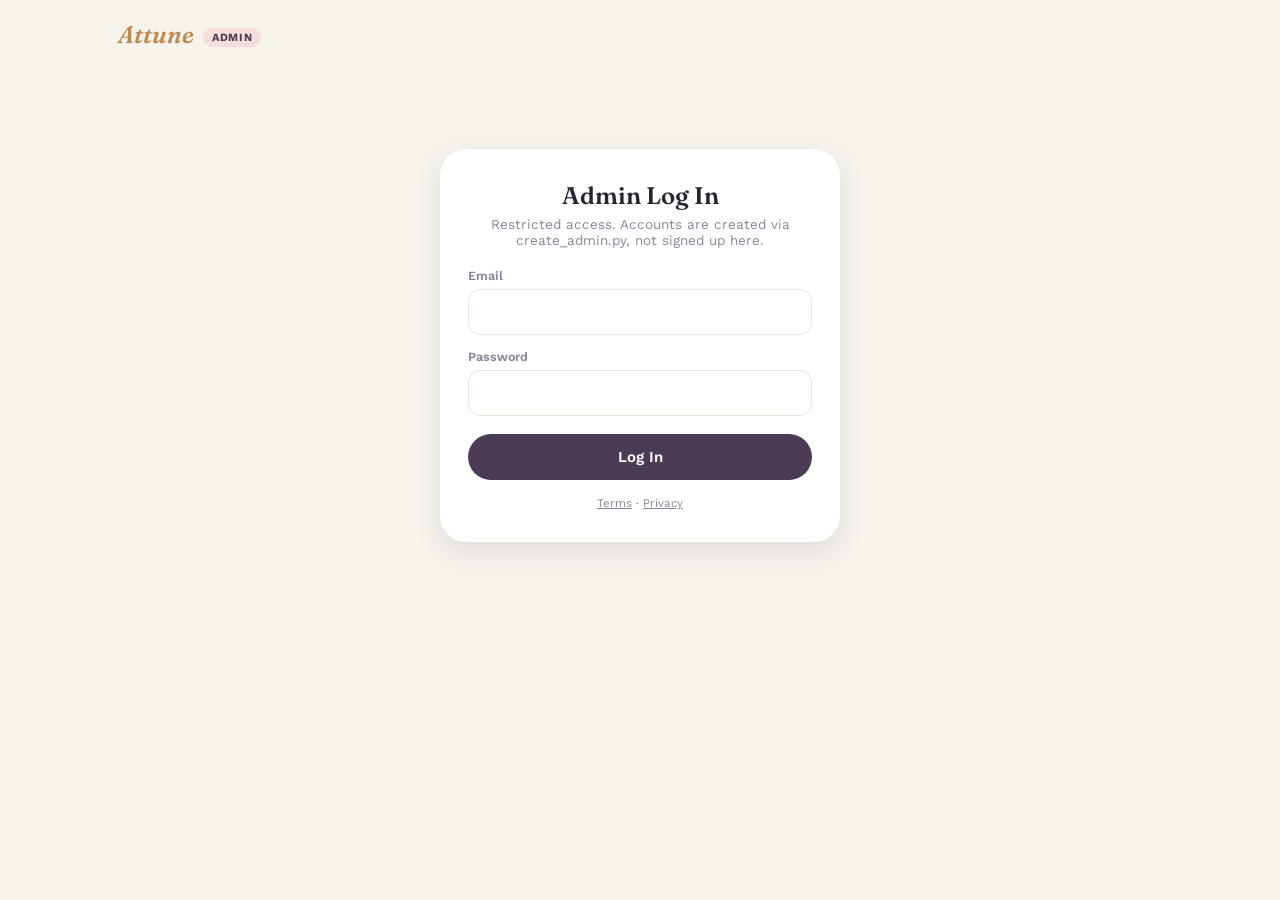
<file: frontend-admin/index.html>
<!DOCTYPE html>
<html lang="en">
<head>
<meta charset="UTF-8">
<meta name="viewport" content="width=device-width, initial-scale=1.0">
<title>Attune - Admin</title>
<link rel="preconnect" href="https://fonts.googleapis.com">
<link href="https://fonts.googleapis.com/css2?family=Fraunces:ital,wght@0,500;0,600;0,700;1,500;1,600&family=Work+Sans:wght@400;500;600;700&display=swap" rel="stylesheet">
<link rel="stylesheet" href="style.css">
</head>
<body>

<header class="topnav">
  <a class="wordmark" href="#" onclick="goToScreen('dashboard'); return false;">Attune <span class="admin-badge">Admin</span></a>
  <nav id="nav-actions" style="display:none;">
    <button class="nav-link" onclick="openDashboard()">Dashboard</button>
    <button class="nav-link" onclick="openInstructors()">Instructors</button>
    <button class="nav-link" onclick="openCustomers()">Customers</button>
    <button class="nav-link" onclick="openRequests()">Requests</button>
    <button class="nav-link" onclick="openDeletionRequests()">Client Deletions</button>
    <button class="nav-link" onclick="openSpecialtyVerifications()">Specialty Verifications</button>
    <button class="nav-link" onclick="openReports()">Reports</button>
    <button class="nav-link" onclick="openFaqs()">FAQs</button>
    <button class="nav-link" onclick="logout()">Log Out</button>
  </nav>
</header>

<main class="page">

  <!-- ============ LOGIN ============ -->
  <section class="screen active" id="screen-login">
    <div class="card wizard-card">
      <h2 class="card-title">Admin Log In</h2>
      <p class="card-sub">Restricted access. Accounts are created via create_admin.py, not signed up here.</p>
      <div id="login-error" class="form-error" style="display:none;"></div>
      <form id="login-form" onsubmit="handleLogin(event)">
        <label class="field-label">Email</label>
        <input class="field-input" type="email" id="login-email" required>
        <label class="field-label">Password</label>
        <input class="field-input" type="password" id="login-password" required>
        <button class="btn btn-primary btn-block" type="submit" style="margin-top:18px;">Log In</button>
      </form>
      <p style="text-align:center; color:var(--muted); font-size:11.5px; margin-top:16px;"><a href="/terms.html" target="_blank" rel="noopener" style="color:inherit;">Terms</a> &middot; <a href="/privacy.html" target="_blank" rel="noopener" style="color:inherit;">Privacy</a></p>
    </div>
  </section>

  <!-- ============ DASHBOARD ============ -->
  <section class="screen" id="screen-dashboard">
    <h2 class="step-title">Dashboard</h2>
    <div id="metrics-grid" class="metrics-grid"></div>
  </section>

  <!-- ============ INSTRUCTORS ============ -->
  <section class="screen" id="screen-instructors">
    <h2 class="step-title">Instructors</h2>
    <div class="filter-row">
      <select class="field-select" id="instructor-filter-active" onchange="loadInstructors()">
        <option value="">All active states</option>
        <option value="true">Active only</option>
        <option value="false">Inactive only</option>
      </select>
      <select class="field-select" id="instructor-filter-suspended" onchange="loadInstructors()">
        <option value="">All standing</option>
        <option value="false">Not suspended</option>
        <option value="true">Suspended only</option>
      </select>
    </div>
    <div id="instructors-list" class="admin-list"></div>
  </section>

  <!-- ============ CUSTOMERS ============ -->
  <section class="screen" id="screen-customers">
    <h2 class="step-title">Customers</h2>
    <div class="filter-row">
      <select class="field-select" id="customer-filter-suspended" onchange="loadCustomers()">
        <option value="">All standing</option>
        <option value="false">Not suspended</option>
        <option value="true">Suspended only</option>
      </select>
    </div>
    <div id="customers-list" class="admin-list"></div>
  </section>

  <!-- ============ REQUESTS (bookings + lesson requests) ============ -->
  <section class="screen" id="screen-requests">
    <h2 class="step-title">Requests</h2>
    <div class="subtabs">
      <button class="subtab active" id="requests-tab-package" onclick="setRequestsTab('package')">Packages (Legacy)</button>
      <button class="subtab" id="requests-tab-schedule" onclick="setRequestsTab('schedule')">Requests</button>
    </div>
    <div class="filter-row">
      <select class="field-select" id="requests-filter-status" onchange="loadRequests()">
        <option value="">All statuses</option>
        <option value="pending">Pending</option>
        <option value="matched">Matched</option>
        <option value="unmatched">Unmatched</option>
        <option value="cancelled_by_admin">Cancelled by admin</option>
      </select>
    </div>
    <div id="requests-list" class="admin-list"></div>
  </section>

  <!-- ============ CLIENT DELETION REQUESTS ============ -->
  <section class="screen" id="screen-deletions">
    <h2 class="step-title">Client deletion requests</h2>
    <p class="card-sub" style="text-align:left; margin-bottom:18px;">An instructor can no longer delete a client directly. Every request lands here first.</p>
    <div id="deletions-list" class="admin-list"></div>
  </section>

  <!-- ============ SPECIALTY VERIFICATIONS ============ -->
  <section class="screen" id="screen-specialty-verifications">
    <h2 class="step-title">Specialty verifications</h2>
    <p class="card-sub" style="text-align:left; margin-bottom:18px;">Pelvic Floor Therapy, Massage, and Acupuncture require admin approval before an instructor can offer them. Review the certification note and approve or deny below.</p>
    <div class="filter-row">
      <select class="field-select" id="specialty-verifications-filter-status" onchange="loadSpecialtyVerifications()">
        <option value="pending">Pending</option>
        <option value="">All</option>
        <option value="approved">Approved</option>
        <option value="rejected">Rejected</option>
      </select>
    </div>
    <div id="specialty-verifications-list" class="admin-list"></div>
  </section>

  <!-- ============ REPORTS ============ -->
  <section class="screen" id="screen-reports">
    <h2 class="step-title">Reports</h2>
    <div class="filter-row">
      <select class="field-select" id="reports-filter-resolved" onchange="loadReports()">
        <option value="false">Open</option>
        <option value="true">Resolved</option>
        <option value="">All</option>
      </select>
    </div>
    <div id="reports-list" class="admin-list"></div>
  </section>

  <!-- ============ FAQS ============ -->
  <section class="screen" id="screen-faqs">
    <h2 class="step-title">FAQs</h2>
    <button class="btn btn-outline" onclick="openFaqForm()">+ Add FAQ</button>
    <div id="faq-form-block" style="display:none; margin-top:16px;"></div>
    <div id="faqs-list" class="admin-list" style="margin-top:16px;"></div>
  </section>

</main>

<script src="app.js"></script>
</body>
</html>
</file>
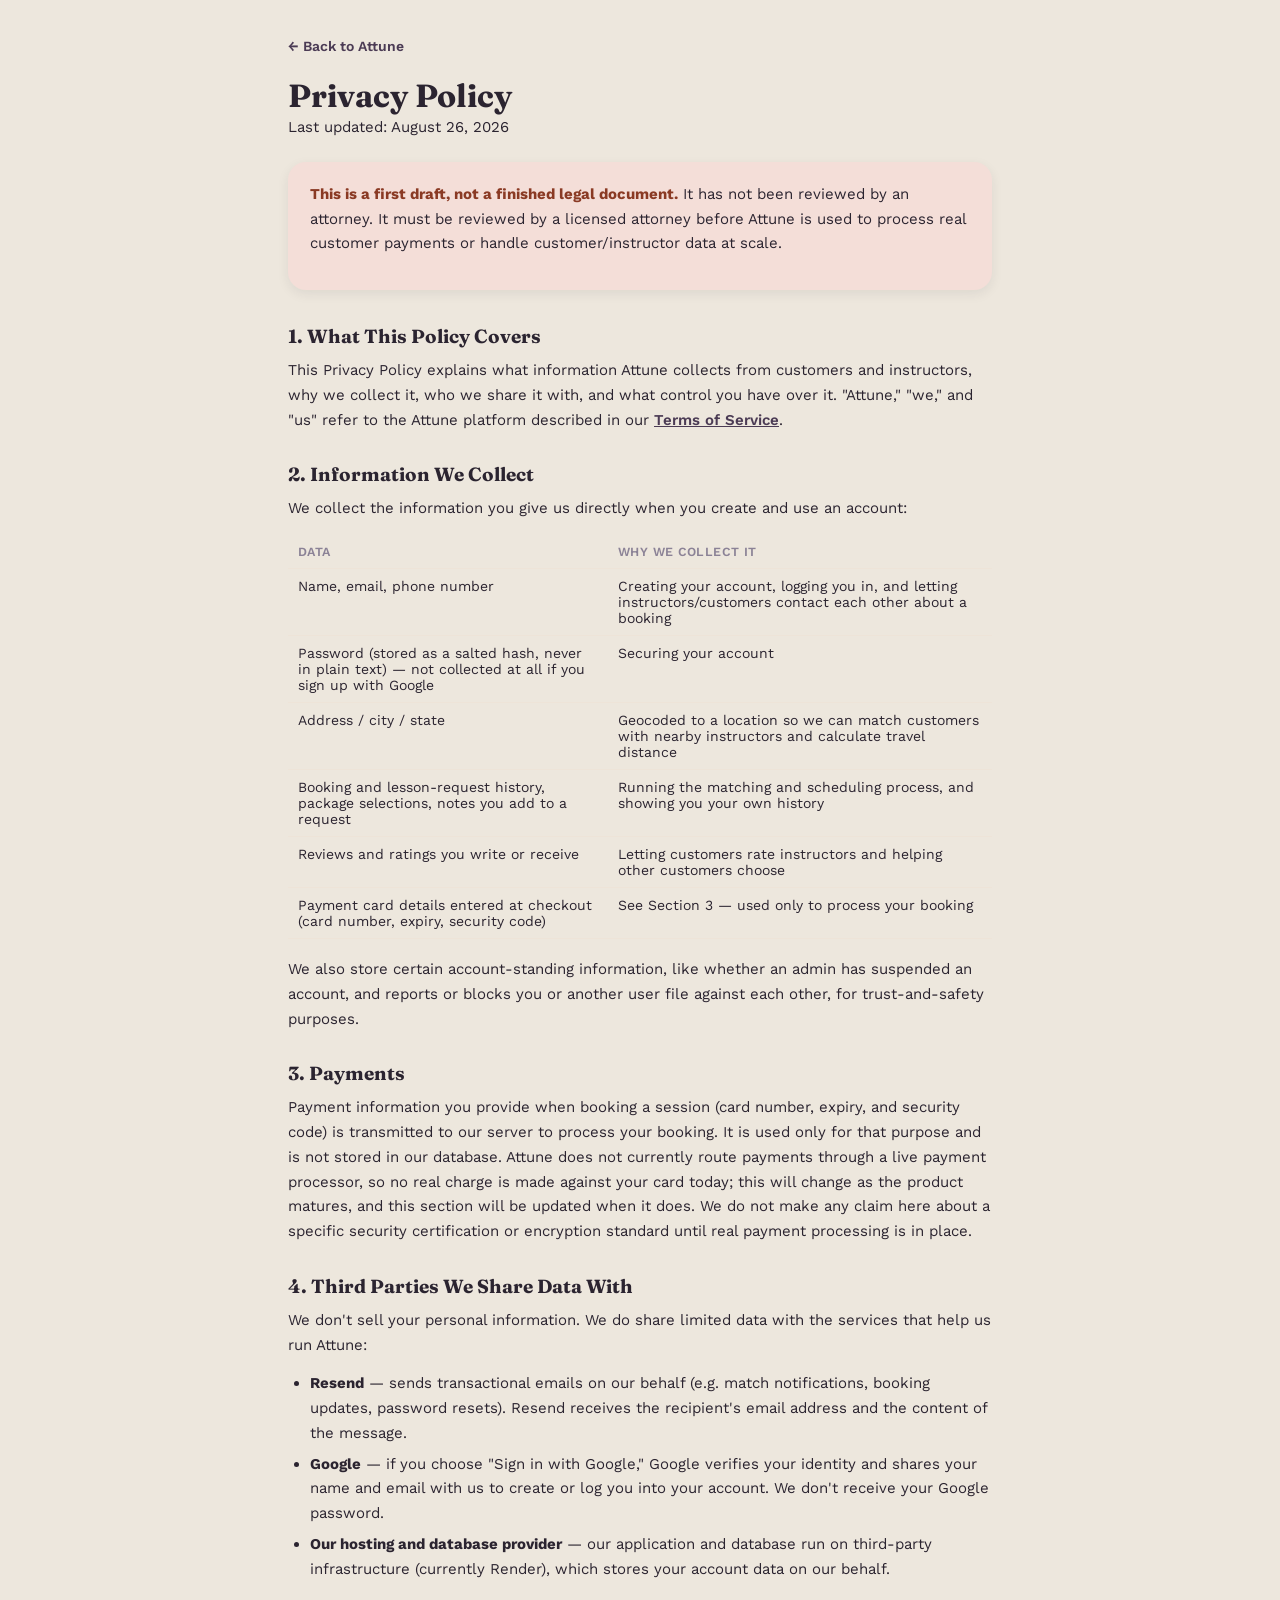
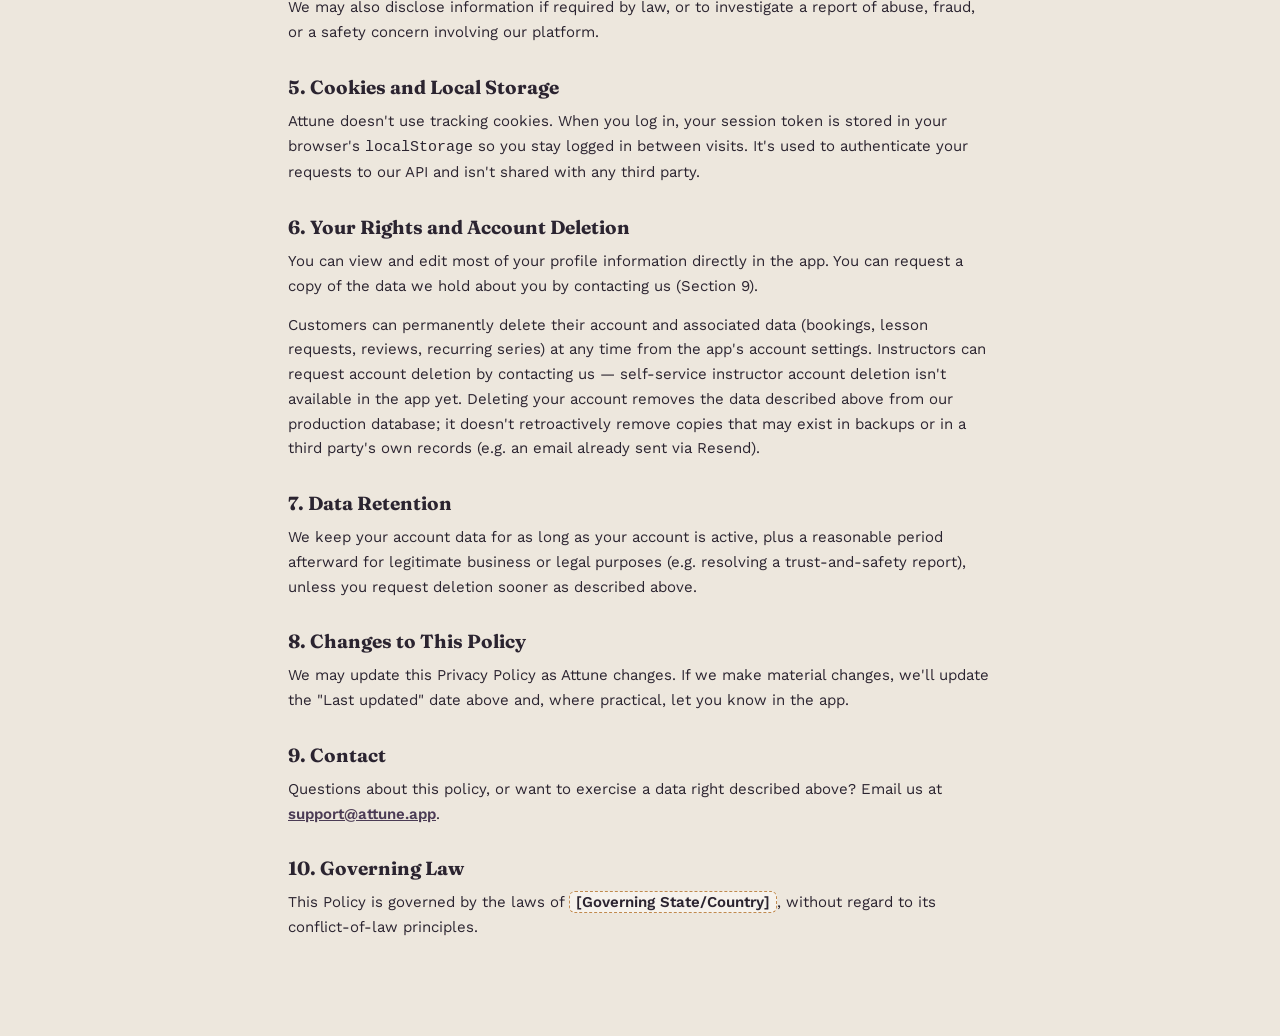
<file: frontend/privacy.html>
<!DOCTYPE html>
<html lang="en">
<head>
<meta charset="UTF-8">
<meta name="viewport" content="width=device-width, initial-scale=1.0">
<title>Attune - Privacy Policy</title>
<link rel="icon" href="favicon.png">
<link rel="preconnect" href="https://fonts.googleapis.com">
<link href="https://fonts.googleapis.com/css2?family=Fraunces:ital,wght@0,500;0,600;0,700;1,500;1,600&family=Work+Sans:wght@400;500;600;700&display=swap" rel="stylesheet">
<link rel="stylesheet" href="style.css">
<style>
  .legal-page{max-width:720px; margin:0 auto; padding:12px 8px 60px;}
  .legal-back{display:inline-block; margin-bottom:22px; color:var(--plum); font-weight:600; text-decoration:none; font-size:14px;}
  .legal-page h1{font-size:32px;}
  .legal-updated{color:var(--muted); font-size:13px; margin-top:6px;}
  .legal-callout{background:var(--blush-light); border-radius:18px; padding:20px 22px; margin:22px 0 34px; box-shadow:var(--shadow-sm);}
  .legal-callout p{font-size:14.5px; line-height:1.6; color:var(--ink); margin:0;}
  .legal-callout strong{color:#8a3a24;}
  .legal-page h2{font-size:19px; margin:30px 0 10px;}
  .legal-page p{font-size:15px; line-height:1.65; color:var(--ink); margin:0 0 14px;}
  .legal-page ul{margin:0 0 14px; padding-left:22px;}
  .legal-page li{font-size:15px; line-height:1.65; color:var(--ink); margin-bottom:6px;}
  .legal-page a{color:var(--plum); font-weight:600;}
  .legal-page table{width:100%; border-collapse:collapse; margin:0 0 18px; font-size:14px;}
  .legal-page th, .legal-page td{text-align:left; padding:9px 10px; border-bottom:1px solid #eee4d8; vertical-align:top;}
  .legal-page th{color:var(--muted); font-weight:600; font-size:12.5px; text-transform:uppercase; letter-spacing:.03em;}
  .legal-placeholder{background:var(--bone); border:1.4px dashed var(--brass); border-radius:6px; padding:1px 6px; font-weight:600;}
</style>
</head>
<body>
<div class="legal-page">
  <a class="legal-back" href="/">&larr; Back to Attune</a>
  <h1>Privacy Policy</h1>
  <p class="legal-updated">Last updated: August 26, 2026</p>

  <div class="legal-callout">
    <p><strong>This is a first draft, not a finished legal document.</strong> It has not been reviewed by an attorney. It must be reviewed by a licensed attorney before Attune is used to process real customer payments or handle customer/instructor data at scale.</p>
  </div>

  <h2>1. What This Policy Covers</h2>
  <p>This Privacy Policy explains what information Attune collects from customers and instructors, why we collect it, who we share it with, and what control you have over it. "Attune," "we," and "us" refer to the Attune platform described in our <a href="/terms.html">Terms of Service</a>.</p>

  <h2>2. Information We Collect</h2>
  <p>We collect the information you give us directly when you create and use an account:</p>
  <table>
    <tr><th>Data</th><th>Why we collect it</th></tr>
    <tr><td>Name, email, phone number</td><td>Creating your account, logging you in, and letting instructors/customers contact each other about a booking</td></tr>
    <tr><td>Password (stored as a salted hash, never in plain text) — not collected at all if you sign up with Google</td><td>Securing your account</td></tr>
    <tr><td>Address / city / state</td><td>Geocoded to a location so we can match customers with nearby instructors and calculate travel distance</td></tr>
    <tr><td>Booking and lesson-request history, package selections, notes you add to a request</td><td>Running the matching and scheduling process, and showing you your own history</td></tr>
    <tr><td>Reviews and ratings you write or receive</td><td>Letting customers rate instructors and helping other customers choose</td></tr>
    <tr><td>Payment card details entered at checkout (card number, expiry, security code)</td><td>See Section 3 — used only to process your booking</td></tr>
  </table>
  <p>We also store certain account-standing information, like whether an admin has suspended an account, and reports or blocks you or another user file against each other, for trust-and-safety purposes.</p>

  <h2>3. Payments</h2>
  <!-- Accuracy check before editing this section: as of this draft, backend/app/routers/bookings.py's _mock_charge only
       validates that a card number/expiry/CVC are well-formed — there is no live payment gateway integration and no real
       charge occurs, and card details are never written to the database. Update this section (and remove this comment)
       once real payment processing (e.g. Stripe) is wired up, and only then describe how card data is actually secured. -->
  <p>Payment information you provide when booking a session (card number, expiry, and security code) is transmitted to our server to process your booking. It is used only for that purpose and is not stored in our database. Attune does not currently route payments through a live payment processor, so no real charge is made against your card today; this will change as the product matures, and this section will be updated when it does. We do not make any claim here about a specific security certification or encryption standard until real payment processing is in place.</p>

  <h2>4. Third Parties We Share Data With</h2>
  <p>We don't sell your personal information. We do share limited data with the services that help us run Attune:</p>
  <ul>
    <li><strong>Resend</strong> — sends transactional emails on our behalf (e.g. match notifications, booking updates, password resets). Resend receives the recipient's email address and the content of the message.</li>
    <li><strong>Google</strong> — if you choose "Sign in with Google," Google verifies your identity and shares your name and email with us to create or log you into your account. We don't receive your Google password.</li>
    <li><strong>Our hosting and database provider</strong> — our application and database run on third-party infrastructure (currently Render), which stores your account data on our behalf.</li>
  </ul>
  <p>We may also disclose information if required by law, or to investigate a report of abuse, fraud, or a safety concern involving our platform.</p>

  <h2>5. Cookies and Local Storage</h2>
  <p>Attune doesn't use tracking cookies. When you log in, your session token is stored in your browser's <code>localStorage</code> so you stay logged in between visits. It's used to authenticate your requests to our API and isn't shared with any third party.</p>

  <h2>6. Your Rights and Account Deletion</h2>
  <p>You can view and edit most of your profile information directly in the app. You can request a copy of the data we hold about you by contacting us (Section 9).</p>
  <p>Customers can permanently delete their account and associated data (bookings, lesson requests, reviews, recurring series) at any time from the app's account settings. Instructors can request account deletion by contacting us — self-service instructor account deletion isn't available in the app yet. Deleting your account removes the data described above from our production database; it doesn't retroactively remove copies that may exist in backups or in a third party's own records (e.g. an email already sent via Resend).</p>

  <h2>7. Data Retention</h2>
  <p>We keep your account data for as long as your account is active, plus a reasonable period afterward for legitimate business or legal purposes (e.g. resolving a trust-and-safety report), unless you request deletion sooner as described above.</p>

  <h2>8. Changes to This Policy</h2>
  <p>We may update this Privacy Policy as Attune changes. If we make material changes, we'll update the "Last updated" date above and, where practical, let you know in the app.</p>

  <h2>9. Contact</h2>
  <p>Questions about this policy, or want to exercise a data right described above? Email us at <a href="mailto:support@attune.app">support@attune.app</a>.</p>

  <h2>10. Governing Law</h2>
  <p>This Policy is governed by the laws of <span class="legal-placeholder">[Governing State/Country]</span>, without regard to its conflict-of-law principles.</p>
</div>
</body>
</html>
</file>
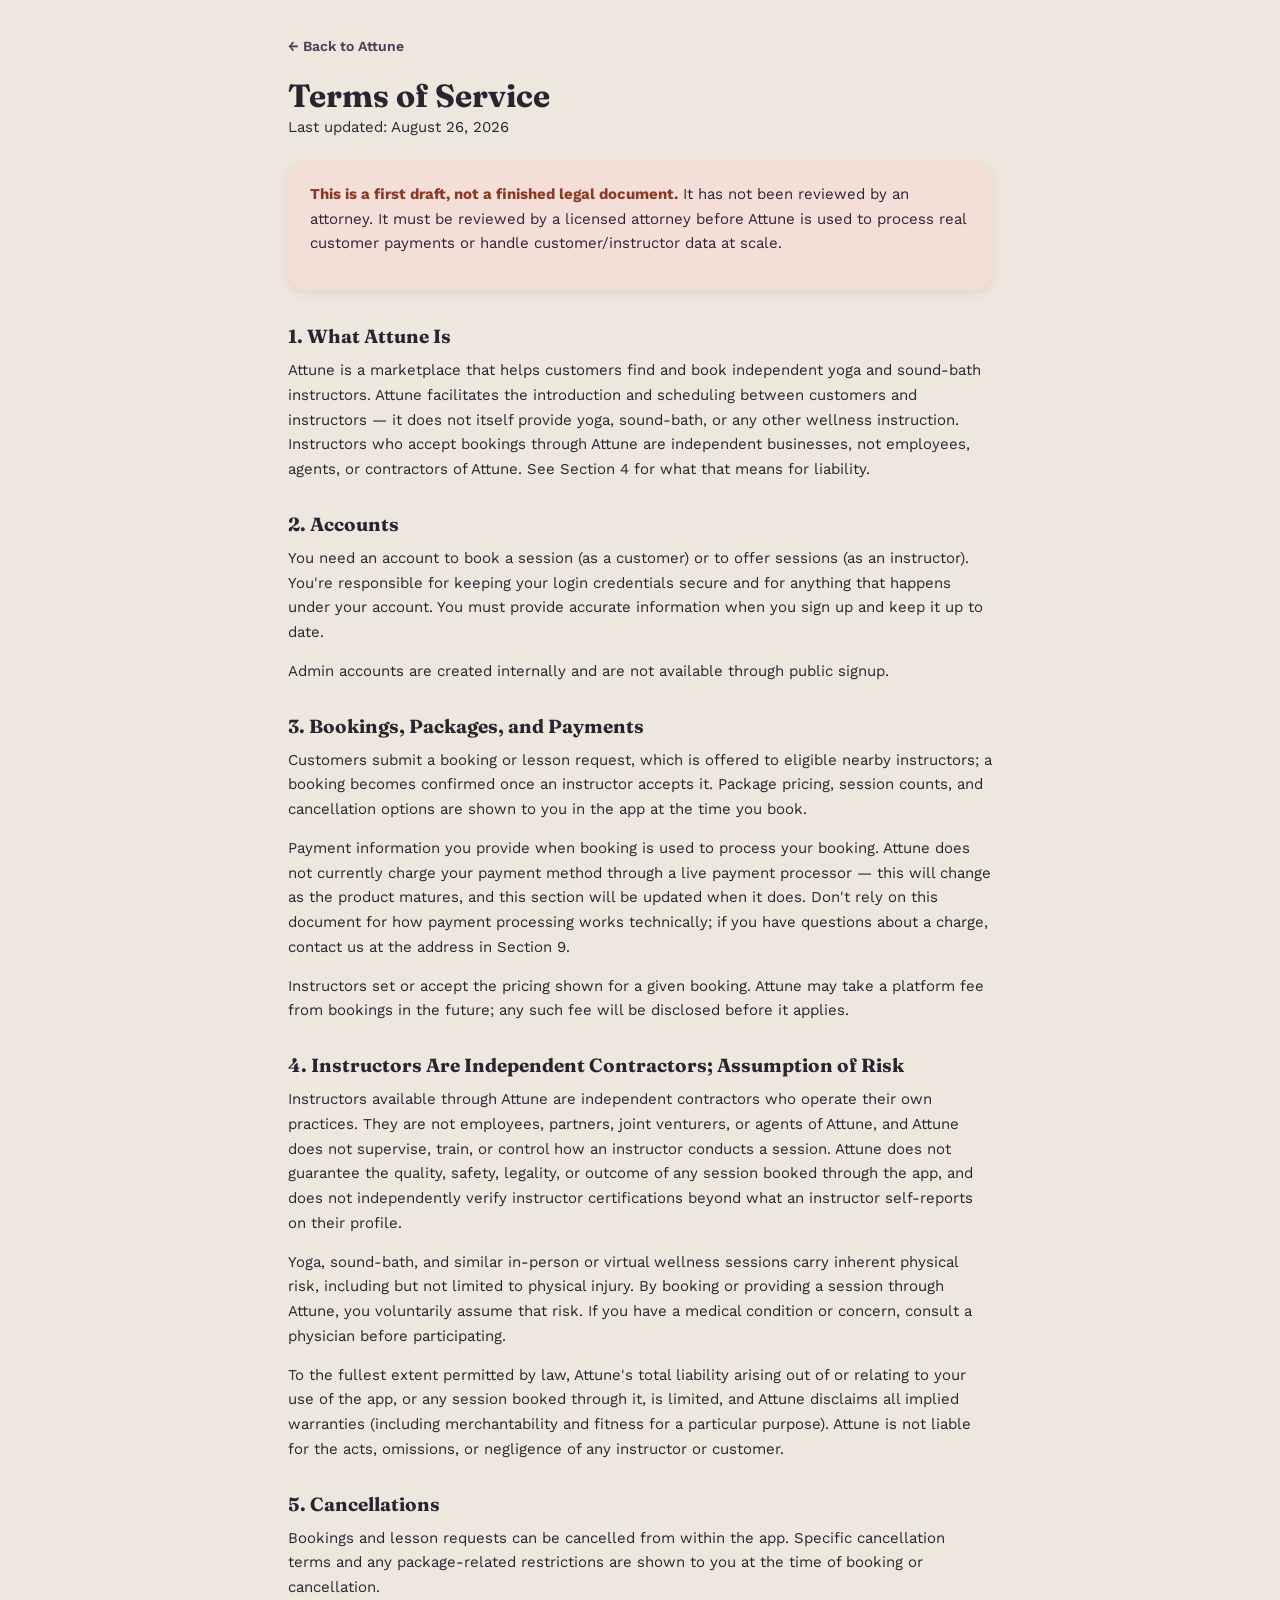
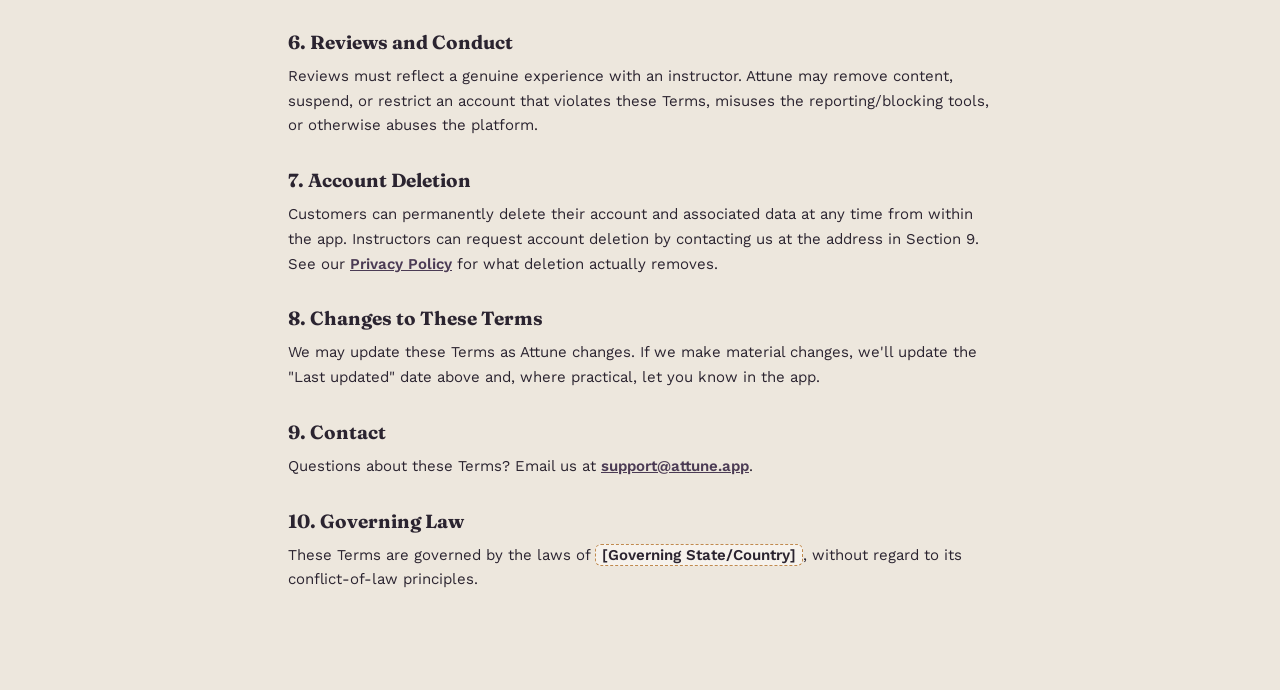
<file: frontend/terms.html>
<!DOCTYPE html>
<html lang="en">
<head>
<meta charset="UTF-8">
<meta name="viewport" content="width=device-width, initial-scale=1.0">
<title>Attune - Terms of Service</title>
<link rel="icon" href="favicon.png">
<link rel="preconnect" href="https://fonts.googleapis.com">
<link href="https://fonts.googleapis.com/css2?family=Fraunces:ital,wght@0,500;0,600;0,700;1,500;1,600&family=Work+Sans:wght@400;500;600;700&display=swap" rel="stylesheet">
<link rel="stylesheet" href="style.css">
<style>
  .legal-page{max-width:720px; margin:0 auto; padding:12px 8px 60px;}
  .legal-back{display:inline-block; margin-bottom:22px; color:var(--plum); font-weight:600; text-decoration:none; font-size:14px;}
  .legal-page h1{font-size:32px;}
  .legal-updated{color:var(--muted); font-size:13px; margin-top:6px;}
  .legal-callout{background:var(--blush-light); border-radius:18px; padding:20px 22px; margin:22px 0 34px; box-shadow:var(--shadow-sm);}
  .legal-callout p{font-size:14.5px; line-height:1.6; color:var(--ink); margin:0;}
  .legal-callout strong{color:#8a3a24;}
  .legal-page h2{font-size:19px; margin:30px 0 10px;}
  .legal-page p{font-size:15px; line-height:1.65; color:var(--ink); margin:0 0 14px;}
  .legal-page ul{margin:0 0 14px; padding-left:22px;}
  .legal-page li{font-size:15px; line-height:1.65; color:var(--ink); margin-bottom:6px;}
  .legal-page a{color:var(--plum); font-weight:600;}
  .legal-placeholder{background:var(--bone); border:1.4px dashed var(--brass); border-radius:6px; padding:1px 6px; font-weight:600;}
</style>
</head>
<body>
<div class="legal-page">
  <a class="legal-back" href="/">&larr; Back to Attune</a>
  <h1>Terms of Service</h1>
  <p class="legal-updated">Last updated: August 26, 2026</p>

  <div class="legal-callout">
    <p><strong>This is a first draft, not a finished legal document.</strong> It has not been reviewed by an attorney. It must be reviewed by a licensed attorney before Attune is used to process real customer payments or handle customer/instructor data at scale.</p>
  </div>

  <h2>1. What Attune Is</h2>
  <p>Attune is a marketplace that helps customers find and book independent yoga and sound-bath instructors. Attune facilitates the introduction and scheduling between customers and instructors — it does not itself provide yoga, sound-bath, or any other wellness instruction. Instructors who accept bookings through Attune are independent businesses, not employees, agents, or contractors of Attune. See Section 4 for what that means for liability.</p>

  <h2>2. Accounts</h2>
  <p>You need an account to book a session (as a customer) or to offer sessions (as an instructor). You're responsible for keeping your login credentials secure and for anything that happens under your account. You must provide accurate information when you sign up and keep it up to date.</p>
  <p>Admin accounts are created internally and are not available through public signup.</p>

  <h2>3. Bookings, Packages, and Payments</h2>
  <p>Customers submit a booking or lesson request, which is offered to eligible nearby instructors; a booking becomes confirmed once an instructor accepts it. Package pricing, session counts, and cancellation options are shown to you in the app at the time you book.</p>
  <!-- Payments: as of this draft, card details entered at checkout are validated for format only — no real payment gateway is
       connected and no charge is actually processed (see backend/app/routers/bookings.py's _mock_charge). Rewrite this
       section once real payment processing (e.g. Stripe) ships, and only then add any claim about how charges/refunds work. -->
  <p>Payment information you provide when booking is used to process your booking. Attune does not currently charge your payment method through a live payment processor — this will change as the product matures, and this section will be updated when it does. Don't rely on this document for how payment processing works technically; if you have questions about a charge, contact us at the address in Section 9.</p>
  <p>Instructors set or accept the pricing shown for a given booking. Attune may take a platform fee from bookings in the future; any such fee will be disclosed before it applies.</p>

  <h2>4. Instructors Are Independent Contractors; Assumption of Risk</h2>
  <p>Instructors available through Attune are independent contractors who operate their own practices. They are not employees, partners, joint venturers, or agents of Attune, and Attune does not supervise, train, or control how an instructor conducts a session. Attune does not guarantee the quality, safety, legality, or outcome of any session booked through the app, and does not independently verify instructor certifications beyond what an instructor self-reports on their profile.</p>
  <p>Yoga, sound-bath, and similar in-person or virtual wellness sessions carry inherent physical risk, including but not limited to physical injury. By booking or providing a session through Attune, you voluntarily assume that risk. If you have a medical condition or concern, consult a physician before participating.</p>
  <p>To the fullest extent permitted by law, Attune's total liability arising out of or relating to your use of the app, or any session booked through it, is limited, and Attune disclaims all implied warranties (including merchantability and fitness for a particular purpose). Attune is not liable for the acts, omissions, or negligence of any instructor or customer.</p>

  <h2>5. Cancellations</h2>
  <p>Bookings and lesson requests can be cancelled from within the app. Specific cancellation terms and any package-related restrictions are shown to you at the time of booking or cancellation.</p>

  <h2>6. Reviews and Conduct</h2>
  <p>Reviews must reflect a genuine experience with an instructor. Attune may remove content, suspend, or restrict an account that violates these Terms, misuses the reporting/blocking tools, or otherwise abuses the platform.</p>

  <h2>7. Account Deletion</h2>
  <p>Customers can permanently delete their account and associated data at any time from within the app. Instructors can request account deletion by contacting us at the address in Section 9. See our <a href="/privacy.html">Privacy Policy</a> for what deletion actually removes.</p>

  <h2>8. Changes to These Terms</h2>
  <p>We may update these Terms as Attune changes. If we make material changes, we'll update the "Last updated" date above and, where practical, let you know in the app.</p>

  <h2>9. Contact</h2>
  <p>Questions about these Terms? Email us at <a href="mailto:support@attune.app">support@attune.app</a>.</p>

  <h2>10. Governing Law</h2>
  <p>These Terms are governed by the laws of <span class="legal-placeholder">[Governing State/Country]</span>, without regard to its conflict-of-law principles.</p>
</div>
</body>
</html>
</file>
<file: frontend-admin/style.css>
:root{
  --bone:#F6F2EC;
  --ink:#2B2430;
  --muted:#8B8296;
  --plum:#4B3B54;
  --plum-dark:#372B3F;
  --brass:#C08A4E;
  --brass-light:#E3C193;
  --sage:#8FA179;
  --sage-light:#C3D2B4;
  --blush:#E8B8AE;
  --blush-light:#F4DED8;
  --danger:#B4544A;
  --danger-light:#F4DAD6;
  --white:#FFFFFF;
  --shadow: 0 10px 28px rgba(43,36,48,.10);
  --shadow-sm: 0 4px 12px rgba(43,36,48,.08);
}
*{box-sizing:border-box; -webkit-tap-highlight-color:transparent;}
body{margin:0; background:var(--bone); font-family:'Work Sans',sans-serif; color:var(--ink);}
h1,h2,h3{margin:0; font-family:'Fraunces',serif;}
p{margin:0;}

.topnav{display:flex; align-items:center; justify-content:space-between; padding:20px 28px; max-width:1100px; margin:0 auto; flex-wrap:wrap; gap:12px;}
.wordmark{font-family:'Fraunces',serif; font-style:italic; font-weight:600; font-size:24px; color:var(--brass); text-decoration:none;}
.admin-badge{font-family:'Work Sans',sans-serif; font-style:normal; font-weight:700; font-size:11px; letter-spacing:.06em; text-transform:uppercase; color:var(--plum); background:var(--blush-light); padding:3px 9px; border-radius:999px; vertical-align:middle; margin-left:4px;}
.nav-link{background:none; border:1.6px solid var(--plum); color:var(--plum); border-radius:999px; padding:8px 16px; font-family:'Work Sans',sans-serif; font-weight:600; font-size:13.5px; cursor:pointer;}
.nav-link:hover{background:var(--plum); color:#fff;}

.page{max-width:1100px; margin:0 auto; padding:20px 28px 80px;}
.screen{display:none;}
.screen.active{display:block;}

.btn{border:none; border-radius:999px; font-family:'Work Sans',sans-serif; font-weight:600; cursor:pointer; transition:transform .12s ease;}
.btn:active{transform:scale(.98);}
.btn-primary{background:var(--plum); color:#fff;}
.btn-outline{background:transparent; color:var(--plum); border:1.6px solid var(--plum);}
.btn-danger{background:transparent; color:var(--danger); border:1.6px solid var(--danger);}
.btn-block{width:100%; padding:14px; font-size:15px;}
.btn-sm{padding:8px 14px; font-size:13px;}

.wizard-card{max-width:400px; margin:60px auto; background:#fff; border-radius:26px; box-shadow:var(--shadow); padding:32px 28px;}
.card-title{font-size:24px; font-weight:600; text-align:center;}
.card-sub{text-align:center; color:var(--muted); font-size:13.5px; margin-top:6px; margin-bottom:20px;}

.field-label{display:block; font-size:12.5px; font-weight:600; color:var(--muted); margin:14px 0 6px;}
.field-input, .field-select{width:100%; border:1.4px solid #e9e2d5; border-radius:12px; padding:13px 14px; font-family:'Work Sans',sans-serif; font-size:15px; color:var(--ink); background:#fff;}
.field-textarea{width:100%; border:1.4px solid #e9e2d5; border-radius:12px; padding:13px 14px; font-family:'Work Sans',sans-serif; font-size:15px; color:var(--ink); background:#fff; resize:vertical; min-height:70px;}
.form-error{background:#fbe4df; color:#8a3a24; border-radius:10px; padding:10px 14px; font-size:13px; margin-bottom:8px;}

.step-title{font-size:28px; font-weight:600; margin:10px 0 22px;}

.filter-row{display:flex; gap:10px; flex-wrap:wrap; margin-bottom:18px;}
.filter-row .field-select{width:auto; min-width:180px;}

.subtabs{display:flex; gap:10px; margin-bottom:18px;}
.subtab{padding:10px 18px; border-radius:999px; border:1.6px solid var(--plum); background:transparent; color:var(--plum); font-family:'Work Sans',sans-serif; font-weight:600; font-size:14px; cursor:pointer;}
.subtab.active{background:var(--plum); color:#fff;}

.metrics-grid{display:grid; grid-template-columns:repeat(auto-fit, minmax(180px, 1fr)); gap:16px;}
.metric-card{background:#fff; border-radius:18px; box-shadow:var(--shadow-sm); padding:20px 22px;}
.metric-label{font-size:12px; font-weight:600; color:var(--muted); text-transform:uppercase; letter-spacing:.04em;}
.metric-value{font-family:'Fraunces',serif; font-size:32px; font-weight:700; color:var(--plum); margin-top:6px;}
.metric-breakdown{font-size:12.5px; color:var(--muted); margin-top:8px; line-height:1.6;}

.admin-list{display:flex; flex-direction:column; gap:12px;}
.admin-row{background:#fff; border-radius:16px; box-shadow:var(--shadow-sm); padding:16px 20px; display:flex; align-items:center; justify-content:space-between; gap:16px; flex-wrap:wrap;}
.admin-row-main{flex:1; min-width:200px;}
.admin-row-title{font-weight:700; font-size:15px;}
.admin-row-meta{font-size:12.5px; color:var(--muted); margin-top:3px; line-height:1.6;}
.admin-row-actions{display:flex; gap:8px; flex-wrap:wrap;}

.status-pill{display:inline-block; font-size:11px; font-weight:700; text-transform:uppercase; letter-spacing:.03em; padding:4px 10px; border-radius:999px;}
.status-active{background:var(--sage-light); color:#3d4d2f;}
.status-inactive{background:#e9e2d5; color:var(--muted);}
.status-suspended{background:var(--danger-light); color:var(--danger);}
.status-pending{background:var(--brass-light); color:#7a5320;}
.status-matched{background:var(--sage-light); color:#3d4d2f;}
.status-unmatched{background:#e9e2d5; color:var(--muted);}
.status-cancelled_by_admin{background:var(--danger-light); color:var(--danger);}
.status-approved{background:var(--sage-light); color:#3d4d2f;}
.status-rejected{background:var(--danger-light); color:var(--danger);}

.empty-copy{color:var(--muted); font-size:14px; text-align:center; padding:30px 0;}

@media (max-width: 640px){
  .metrics-grid{grid-template-columns:1fr 1fr;}
}
</file>
<file: frontend/style.css>
:root{
  --bone:#F6F2EC;
  --ink:#2B2430;
  --muted:#8B8296;
  --plum:#4B3B54;
  --plum-dark:#372B3F;
  --brass:#C08A4E;
  --brass-light:#E3C193;
  --sage:#8FA179;
  --sage-light:#C3D2B4;
  --blush:#E8B8AE;
  --blush-light:#F4DED8;
  --white:#FFFFFF;
  --shadow: 0 10px 28px rgba(43,36,48,.10);
  --shadow-sm: 0 4px 12px rgba(43,36,48,.08);
}
*{box-sizing:border-box; -webkit-tap-highlight-color:transparent;}
body{margin:0; background:#EDE7DD; font-family:'Work Sans',sans-serif; color:var(--ink); display:flex; justify-content:center; padding:24px 12px;}
@media (prefers-reduced-motion: reduce){ *{transition:none!important; animation:none!important;} }

.phone{
  width:100%; max-width:410px; height:min(860px,88vh);
  background:var(--bone); border-radius:34px; overflow:hidden;
  box-shadow:0 30px 60px rgba(43,36,48,.22), 0 0 0 8px #fff, 0 0 0 9px #ddd4c8;
  display:flex; flex-direction:column; position:relative;
}
.screen-area{flex:1; overflow:hidden; position:relative;}
.screen{
  position:absolute; inset:0; overflow-y:auto; display:none;
  -ms-overflow-style:none; scrollbar-width:none;
}
.screen::-webkit-scrollbar{display:none;}
.screen.active{display:block;}

.content{padding:20px 20px 28px;}
.content-flush{padding-top:0;}
h1,h2,h3{margin:0; font-family:'Fraunces',serif;}
p{margin:0;}

.topbar{display:flex; align-items:center; justify-content:space-between; padding:18px 18px; background:var(--bone);}
.topbar-title{font-size:20px; font-weight:600; color:var(--ink); flex:1; text-align:center;}
.topbar-sage{background:var(--sage); color:#fff;}
.topbar-blush{background:var(--blush-light); color:var(--ink);}
.topbar-transparent{background:transparent; color:#fff; padding-bottom:6px;}
.icon-btn{background:none; border:none; padding:4px; color:inherit; display:flex; cursor:pointer;}
.icon-btn svg{width:22px; height:22px; stroke:currentColor;}
.topbar-actions{display:flex; gap:14px;}

.pill{border:none; border-radius:999px; padding:13px 22px; font-family:'Work Sans',sans-serif; font-weight:600; font-size:14.5px; cursor:pointer; transition:transform .12s ease;}
.pill:active{transform:scale(.96);}
.pill-solid{background:var(--plum); color:#fff;}
.pill-outline{background:var(--blush-light); color:var(--ink);}
.pill-block{width:100%; text-align:center; letter-spacing:.03em; text-transform:uppercase; font-size:13.5px;}

.section-title{font-size:22px; margin-bottom:14px; display:flex; align-items:baseline; gap:8px; flex-wrap:wrap;}
.ti-bold{font-family:'Work Sans',sans-serif; font-weight:700; letter-spacing:.04em; text-transform:uppercase; font-size:16px; color:var(--ink);}
.ti-script{font-family:'Fraunces',serif; font-style:italic; font-weight:600; font-size:26px; color:var(--brass);}
.ti-sage{color:var(--sage);}

.card{background:#fff; border-radius:26px; box-shadow:var(--shadow); padding:26px 22px; margin-bottom:18px;}

.avatar{border-radius:999px; display:flex; align-items:center; justify-content:center; font-family:'Work Sans',sans-serif; font-weight:700; color:#fff; flex-shrink:0;}
.avatar-sage{width:56px; height:56px; font-size:20px; background:linear-gradient(150deg,var(--sage),var(--brass));}
.avatar-sm{width:52px; height:52px; font-size:17px;}
.avatar-c1{background:linear-gradient(150deg,var(--plum),var(--sage));}
.avatar-c2{background:linear-gradient(150deg,var(--brass),var(--blush));}
.avatar-lg{width:104px; height:104px; font-size:34px; background:linear-gradient(150deg,var(--plum-dark),var(--brass)); border:4px solid rgba(255,255,255,.7);}

.empty-copy{font-size:15.5px; line-height:1.55; color:var(--muted); text-align:center; max-width:280px; margin:14px auto 0;}

.subtabs{display:flex; gap:10px; padding:16px 18px; background:var(--bone);}
.subtab{padding:10px 18px; border-radius:999px; border:1.6px solid var(--plum); background:transparent; color:var(--plum); font-family:'Work Sans',sans-serif; font-weight:600; font-size:14px; cursor:pointer;}
.subtab.active{background:var(--plum); color:#fff;}
.subtab-panel{display:none;}
.subtab-panel.active{display:block;}

/* ---- HOME ---- */
.hero-home{position:relative; padding:26px 22px 60px; overflow:hidden; background:linear-gradient(165deg,var(--blush-light) 0%, var(--bone) 78%);}
.hero-rings{position:absolute; top:-30px; right:-40px; width:220px; height:220px; opacity:.35;}
.badge-earn{position:absolute; top:22px; right:20px; background:var(--brass); border-radius:16px 16px 16px 4px; padding:8px 16px; text-align:center; box-shadow:var(--shadow-sm); color:#fff;}
.badge-eyebrow{display:block; font-size:9.5px; letter-spacing:.12em; font-weight:700; opacity:.9;}
.badge-amount{display:block; font-family:'Fraunces',serif; font-weight:700; font-size:20px; line-height:1.1;}
.badge-sub{display:block; font-size:9.5px; opacity:.9;}
.greeting{font-size:15px; color:var(--muted); margin-top:6px;}
.greeting-name{font-size:34px; font-weight:600; margin-top:2px; position:relative;}

.card-overlap{margin-top:-38px; position:relative;}
.illus{display:flex; justify-content:center; margin:6px 0 14px;}
.illus svg{width:190px; height:auto;}
.card-heading{font-size:22px; text-align:center; font-weight:600; margin-bottom:8px;}
.card-body{font-size:15px; line-height:1.55; color:var(--muted); text-align:center;}

.client-preview{display:flex; align-items:center; justify-content:space-between; gap:14px; margin-top:6px;}
.client-preview-name{font-weight:600; font-size:15px; margin-top:10px;}

/* ---- SESSIONS ---- */
.sessions-body{padding:36px 26px 10px; text-align:center;}
.map-cta{padding:18px 20px 22px; display:flex; justify-content:center;}

/* ---- CLIENTS ---- */
.client-card{border-bottom:1px solid #eee4d8; padding:18px 0;}
.client-row{display:flex; align-items:flex-start; gap:14px; justify-content:space-between;}
.client-id{font-family:'IBM Plex Mono',monospace; font-size:11.5px; color:var(--muted); margin-top:2px;}
.client-name{font-weight:700; font-size:16px;}
.next-label{font-size:11.5px; color:var(--muted); text-align:right;}
.next-value{font-weight:700; font-size:14px; text-align:right;}
.progress-track{height:8px; background:#EFE8DC; border-radius:999px; margin-top:14px; overflow:hidden;}
.progress-fill{height:100%; background:linear-gradient(90deg,var(--sage),var(--brass)); border-radius:999px;}
.progress-text{font-size:13px; color:var(--muted); margin-top:8px;}
.progress-text b{color:var(--ink); font-weight:700;}
.chip{display:inline-block; padding:8px 16px; border-radius:999px; background:#EFE8DC; color:var(--ink); font-size:13px; font-weight:600; border:none;}
.divider{height:10px; background:#EDE7DD; margin:14px -20px 18px;}

/* ---- CLIENT DETAIL ---- */
.cd-status-badge{background:var(--sage-light); color:var(--plum-dark);}
.cd-status-badge.past{background:#EFE8DC; color:var(--muted);}
.cd-stat-card{margin-top:18px;}
.cd-stat-row{display:flex; justify-content:space-around; text-align:center;}
.cd-stat-value{font-family:'Fraunces',serif; font-weight:700; font-size:24px; margin-top:4px;}
.cd-stat-value-sage{color:var(--sage);}
.cd-rate-line{font-size:12.5px; color:var(--brass); font-weight:600; margin-top:8px;}
.cd-section-title{font-size:16px; margin-top:22px;}
.cd-section-title .ti-script{font-size:20px;}
.cd-info-row{display:flex; align-items:center; gap:12px; background:#fff; border:1.4px solid #efe8dc; border-radius:16px; padding:14px 16px; margin-bottom:10px;}
.cd-info-row svg{width:18px; height:18px; stroke:var(--brass); flex-shrink:0;}
.cd-info-row p{font-size:14px; font-weight:600;}
.cd-day-chip{display:inline-flex; align-items:center; justify-content:center; width:38px; height:32px; border-radius:8px; border:1.4px solid #e9e2d5; font-size:12px; font-weight:700; color:var(--muted); margin-right:6px;}
.cd-day-chip.active{border-color:var(--sage); color:var(--sage); background:var(--sage-light);}
.cd-lesson-row{display:flex; align-items:center; gap:12px; background:#fff; border:1.4px solid #efe8dc; border-radius:16px; padding:12px 14px; margin-bottom:10px;}
.cd-lesson-badge{width:32px; height:32px; border-radius:999px; background:var(--brass); color:#fff; display:flex; align-items:center; justify-content:center; font-weight:700; font-size:13px; flex-shrink:0;}
.cd-lesson-paid{font-size:12px; font-weight:700; color:var(--sage);}
.cd-lesson-unpaid{font-size:12px; font-weight:700; color:var(--muted);}

/* ---- PROFILE ---- */
.hero-profile{background:linear-gradient(165deg,var(--brass) 0%, var(--brass-light) 100%); padding-bottom:26px; text-align:center; color:#fff;}
.avatar-wrap{position:relative; display:inline-block; margin-top:6px;}
.edit-fab{position:absolute; bottom:0; right:-4px; width:32px; height:32px; border-radius:999px; background:var(--plum); border:3px solid var(--brass-light); display:flex; align-items:center; justify-content:center; cursor:pointer;}
.edit-fab svg{width:14px; height:14px;}
.profile-name{font-size:24px; font-weight:600; margin-top:14px;}
.profile-bio{font-size:13.5px; line-height:1.55; max-width:300px; margin:10px auto 0; opacity:.95;}
.profile-rating-summary{font-size:13px; font-weight:700; color:#fff; margin-top:10px; opacity:.95;}

.review-card{background:#fff; border:1.4px solid #efe8dc; border-radius:16px; padding:16px 18px; margin-bottom:12px;}
.review-stars{color:var(--brass); font-size:15px; letter-spacing:1px;}
.review-comment{font-size:14px; color:var(--ink); margin-top:8px; line-height:1.5;}
.review-meta{font-size:11.5px; color:var(--muted); margin-top:8px;}

.completion-card{display:flex; align-items:center; gap:16px; margin-top:-6px;}
.ring{width:58px; height:58px; flex-shrink:0;}
.completion-card h3{font-size:16px; font-weight:700; margin-bottom:4px;}
.completion-card p{font-size:13.5px; color:var(--muted); line-height:1.5;}

.list{background:#fff; border-radius:22px; box-shadow:var(--shadow); overflow:hidden; margin-top:18px;}
.list-row{display:flex; align-items:center; gap:14px; padding:16px 18px; border-bottom:1px solid #f1ece2; cursor:pointer;}
.list-row:last-child{border-bottom:none;}
.list-row svg{width:20px; height:20px; stroke:var(--brass); flex-shrink:0;}
.list-row span{flex:1; font-weight:500; font-size:15px;}
.list-row .chev{width:16px; height:16px; stroke:var(--muted); flex:none;}
.toggle{width:44px; height:26px; border-radius:999px; background:#ddd4c4; position:relative; flex:none; cursor:pointer; transition:background .15s ease;}
.toggle::after{content:''; position:absolute; top:3px; left:3px; width:20px; height:20px; border-radius:999px; background:#fff; transition:transform .15s ease; box-shadow:0 1px 3px rgba(0,0,0,.25);}
.toggle.on{background:var(--plum);}
.toggle.on::after{transform:translateX(18px);}
.footer-note{text-align:center; font-size:11.5px; color:var(--muted); margin-top:18px;}
.specialty-pill{background:rgba(255,255,255,.35); color:#fff; font-size:11.5px; font-weight:700; text-transform:uppercase; letter-spacing:.03em; padding:5px 12px; border-radius:999px;}

/* ---- LEARN ---- */
.feature-card{margin:18px 20px 0; border-radius:22px; overflow:hidden; position:relative; background:var(--plum); color:#fff; padding:26px 22px 60px; box-shadow:var(--shadow);}
.feature-eyebrow{font-size:12px; font-weight:600; opacity:.85; position:relative; z-index:1;}
.feature-headline{font-family:'Fraunces',serif; font-weight:700; font-size:24px; margin-top:8px; line-height:1.2; position:relative; z-index:1; max-width:80%;}
.feature-waves{position:absolute; left:0; right:0; bottom:0; width:100%; height:80px;}
.dots{display:flex; justify-content:center; gap:7px; margin:14px 0 6px;}
.dot{width:7px; height:7px; border-radius:999px; background:#ddd4c4;}
.dot.active{background:var(--plum);}
.tabs-underline{display:flex; padding:10px 20px 0; border-bottom:1px solid #eee4d8; gap:28px;}
.utab{background:none; border:none; padding:10px 2px; font-family:'Work Sans',sans-serif; font-weight:600; font-size:15px; color:var(--muted); border-bottom:2.5px solid transparent; cursor:pointer;}
.utab.active{color:var(--ink); border-color:var(--plum);}
.learn-panel{display:none; padding:18px 20px 10px;}
.learn-panel.active{display:block;}
.chips-row{display:flex; gap:10px; overflow-x:auto; padding-bottom:4px; margin-bottom:16px;}
.chips-row .chip{white-space:nowrap; border:1.4px solid #e4dccc; background:#fff; cursor:pointer;}
.chips-row .chip.active{background:var(--plum); color:#fff; border-color:var(--plum);}
.search-bar{display:flex; align-items:center; gap:10px; background:#fff; border:1.4px solid #e9e2d5; border-radius:16px; padding:13px 16px; color:var(--muted); font-size:14px; margin-bottom:16px;}
.search-bar svg{width:17px; height:17px; stroke:var(--muted);}
.faq-card{background:#fff; border:1.4px solid #efe8dc; border-radius:18px; padding:18px; font-weight:600; font-size:14.5px; line-height:1.5; margin-bottom:14px;}

/* ---- login screen ---- */
.login-screen{position:fixed; inset:0; z-index:50; background:linear-gradient(165deg,var(--blush-light) 0%, var(--bone) 78%); display:flex; align-items:center; justify-content:center; padding:20px;}
.login-screen.hidden{display:none;}
.login-card{background:#fff; border-radius:26px; box-shadow:var(--shadow); padding:32px 26px; width:100%; max-width:340px;}
.login-title{font-family:'Fraunces',serif; font-style:italic; font-size:32px; color:var(--brass); text-align:center; margin-bottom:4px;}
.login-sub{text-align:center; color:var(--muted); font-size:14px; margin-bottom:22px;}
.login-hint{text-align:center; color:var(--muted); font-size:11.5px; margin-top:16px;}
.link-btn{display:block; width:100%; text-align:center; background:none; border:none; color:var(--plum); font-weight:600; font-size:13.5px; margin-top:14px; cursor:pointer; padding:6px;}
.field-label{display:block; font-size:12.5px; font-weight:600; color:var(--muted); margin:12px 0 6px;}
.field-input, .field-select, .field-textarea{width:100%; border:1.4px solid #e9e2d5; border-radius:12px; padding:12px 14px; font-family:'Work Sans',sans-serif; font-size:14.5px; color:var(--ink); background:#fff;}
.field-textarea{resize:vertical; min-height:80px;}
.field-row{display:flex; gap:10px;}
.field-row > div{flex:1;}
.form-error{background:#fbe4df; color:#8a3a24; border-radius:10px; padding:10px 14px; font-size:13px; margin-bottom:12px;}

/* ---- modal ---- */
.modal-backdrop{position:fixed; inset:0; background:rgba(43,36,48,.45); z-index:60; display:flex; align-items:flex-end; justify-content:center;}
.modal-backdrop.hidden{display:none;}
.modal{background:#fff; border-radius:24px 24px 0 0; width:100%; max-width:410px; max-height:85vh; overflow-y:auto; padding:22px 22px 30px;}
.modal-header{display:flex; align-items:center; justify-content:space-between; margin-bottom:6px;}
.modal-header h3{font-size:19px; font-weight:600;}

/* ---- card action buttons (edit/delete/request on generated cards) ---- */
.card-actions{display:flex; gap:8px; margin-top:12px;}
.action-btn{border:1.4px solid #e9e2d5; background:#fff; border-radius:10px; padding:8px 14px; font-family:'Work Sans',sans-serif; font-size:12.5px; font-weight:600; color:var(--muted); cursor:pointer;}
.action-btn.danger{color:#a84b34; border-color:#f0d7cd;}
.action-btn.primary{background:var(--plum); color:#fff; border-color:var(--plum);}
.action-btn.pending{color:#a67a2e; border-color:#f0e2c1; background:#fbf3e2; cursor:default;}
.action-btn:disabled{opacity:.85;}

/* ---- bottom nav ---- */
.bottom-nav{display:flex; background:#fff; border-top:1px solid #eee4d8; padding:10px 6px 14px; flex-shrink:0;}
.nav-btn{flex:1; background:none; border:none; display:flex; flex-direction:column; align-items:center; gap:4px; color:var(--muted); font-family:'Work Sans',sans-serif; font-size:11px; font-weight:600; cursor:pointer; padding:4px 0;}
.nav-btn svg{width:22px; height:22px; stroke:currentColor; fill:none;}
.nav-btn.active{color:var(--plum);}
</file>
